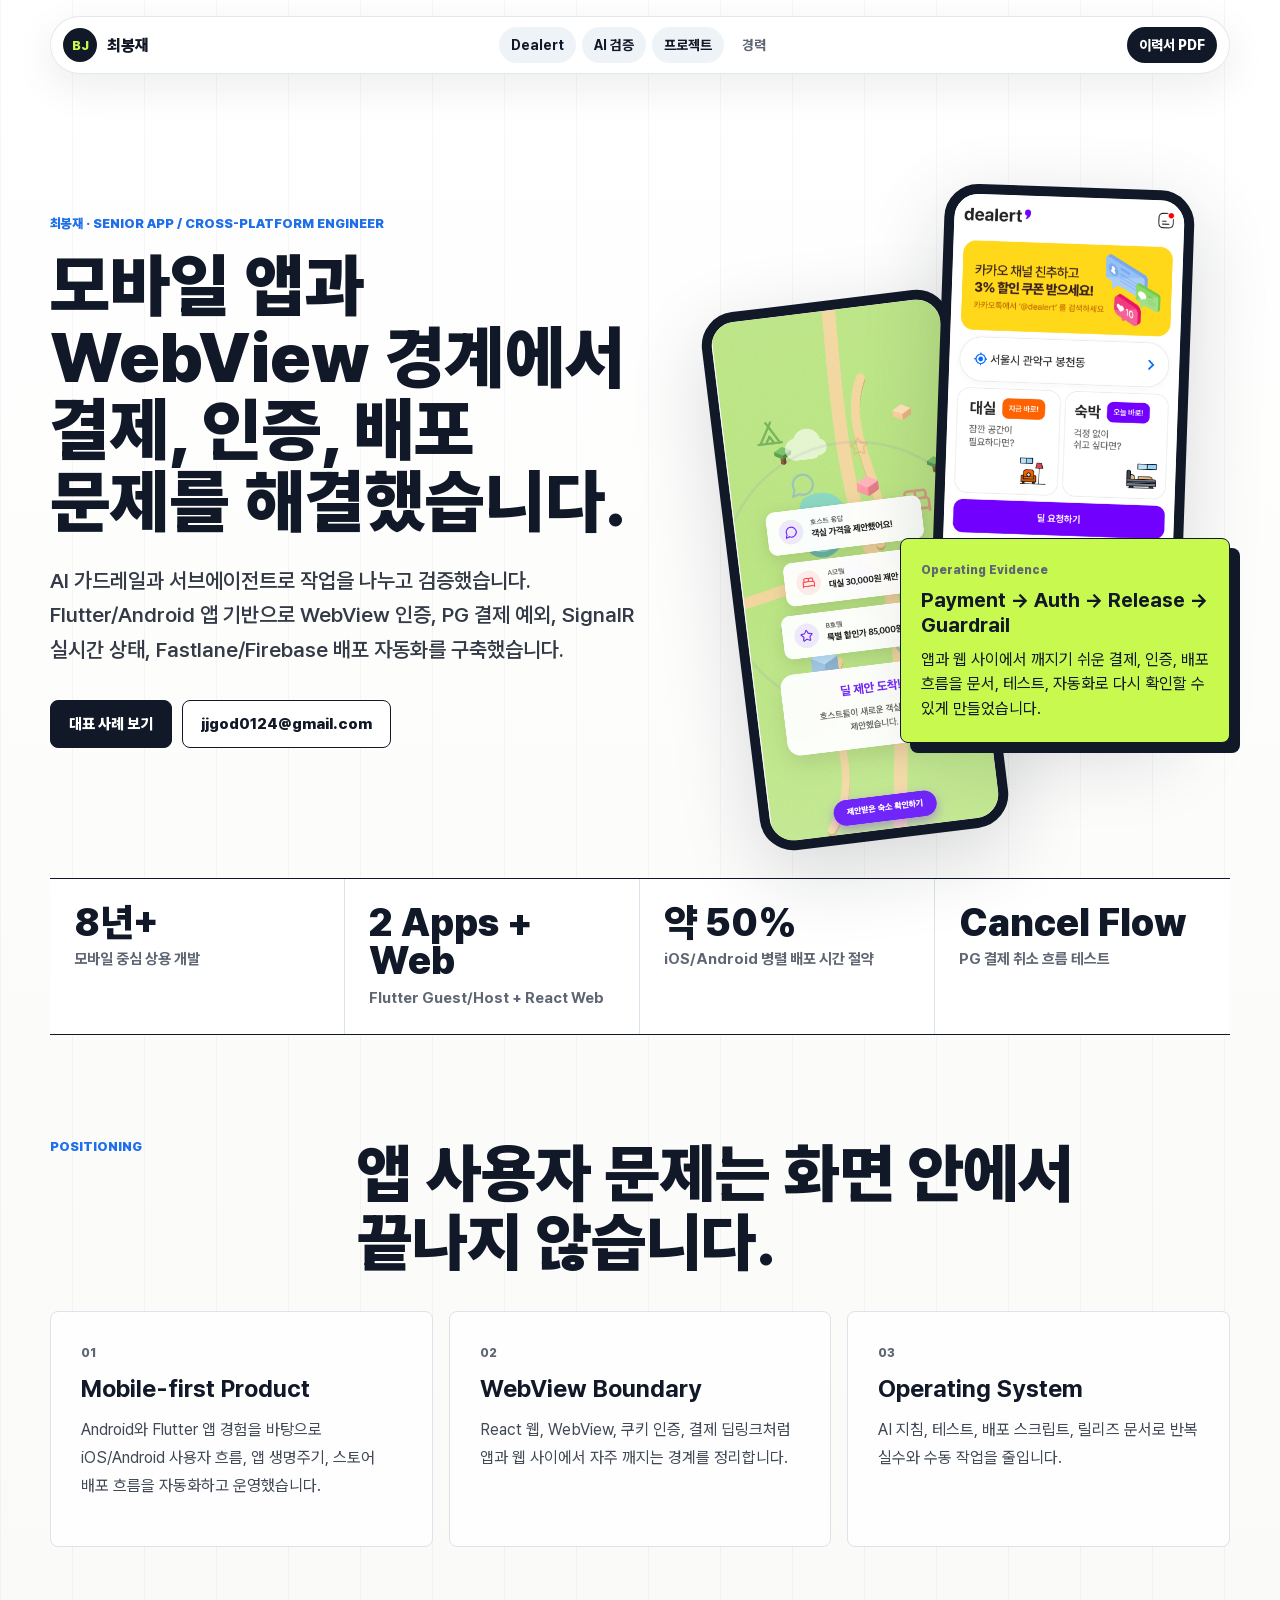
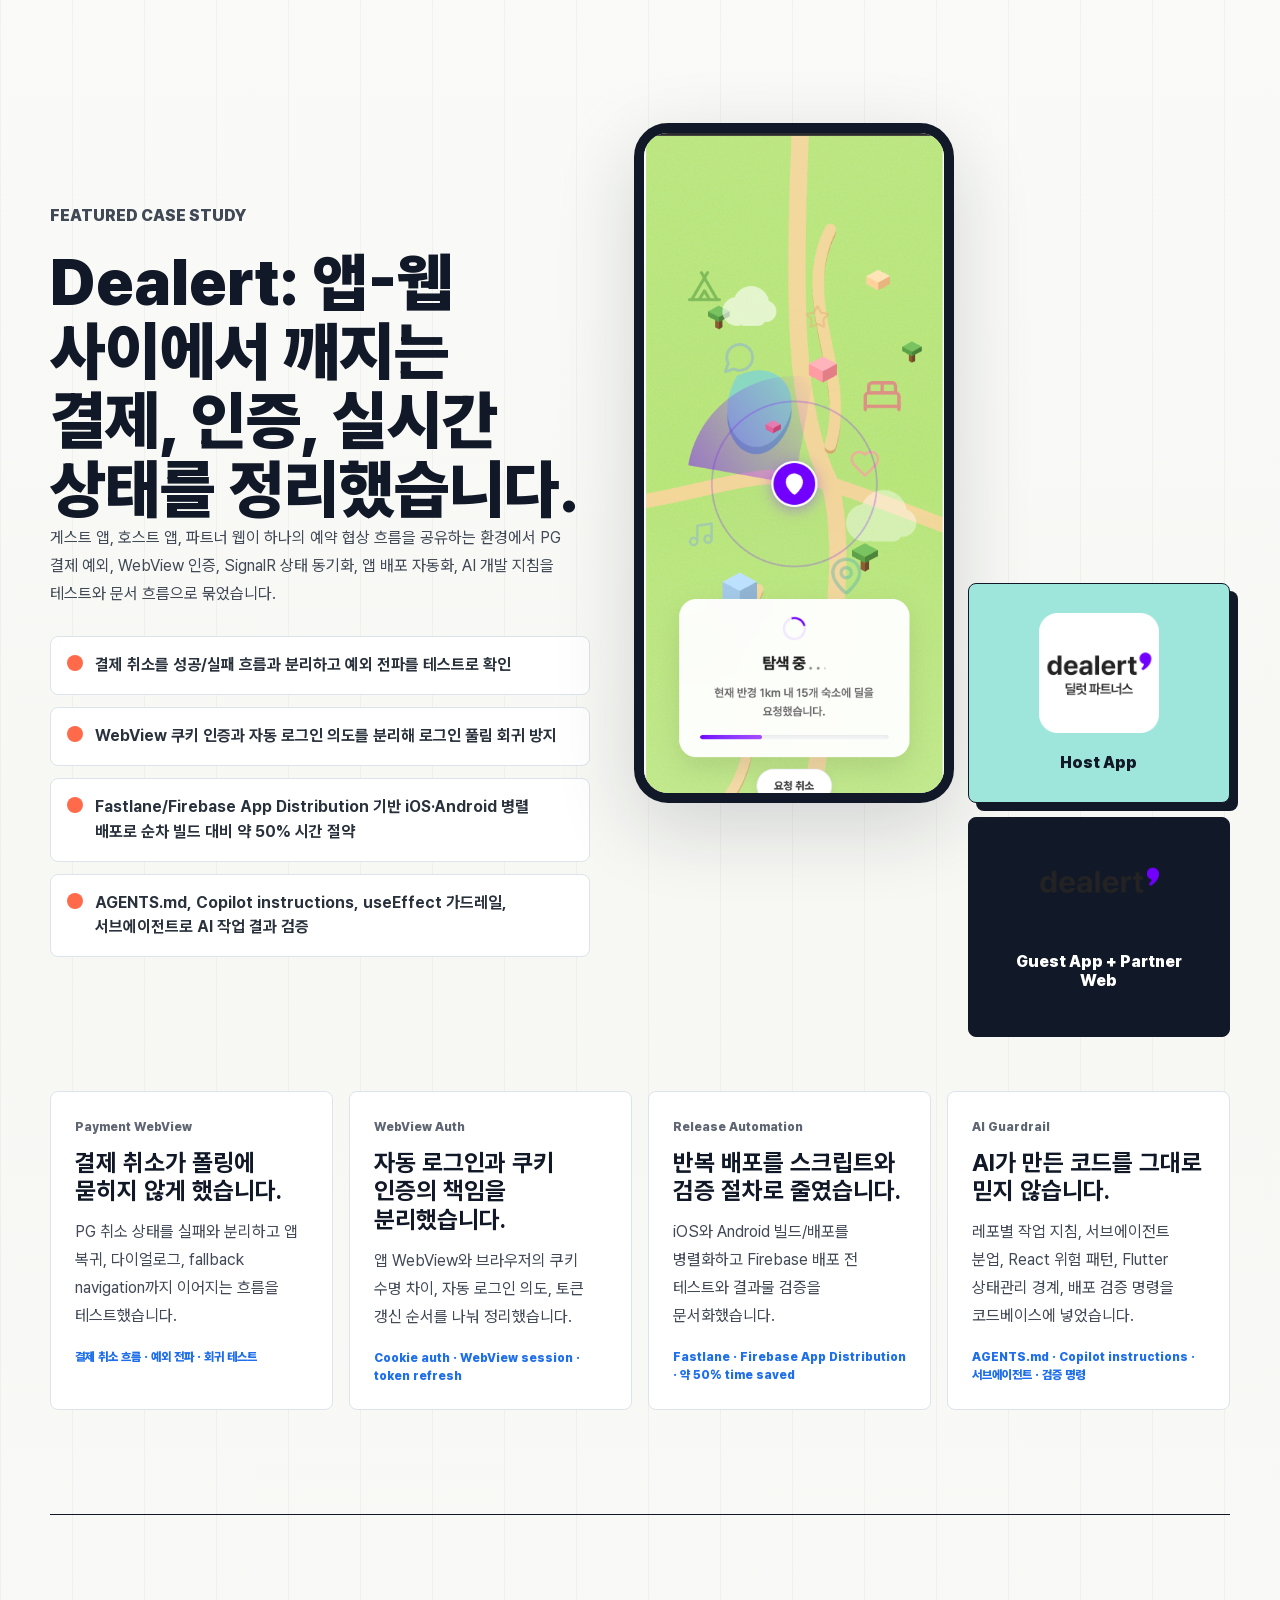
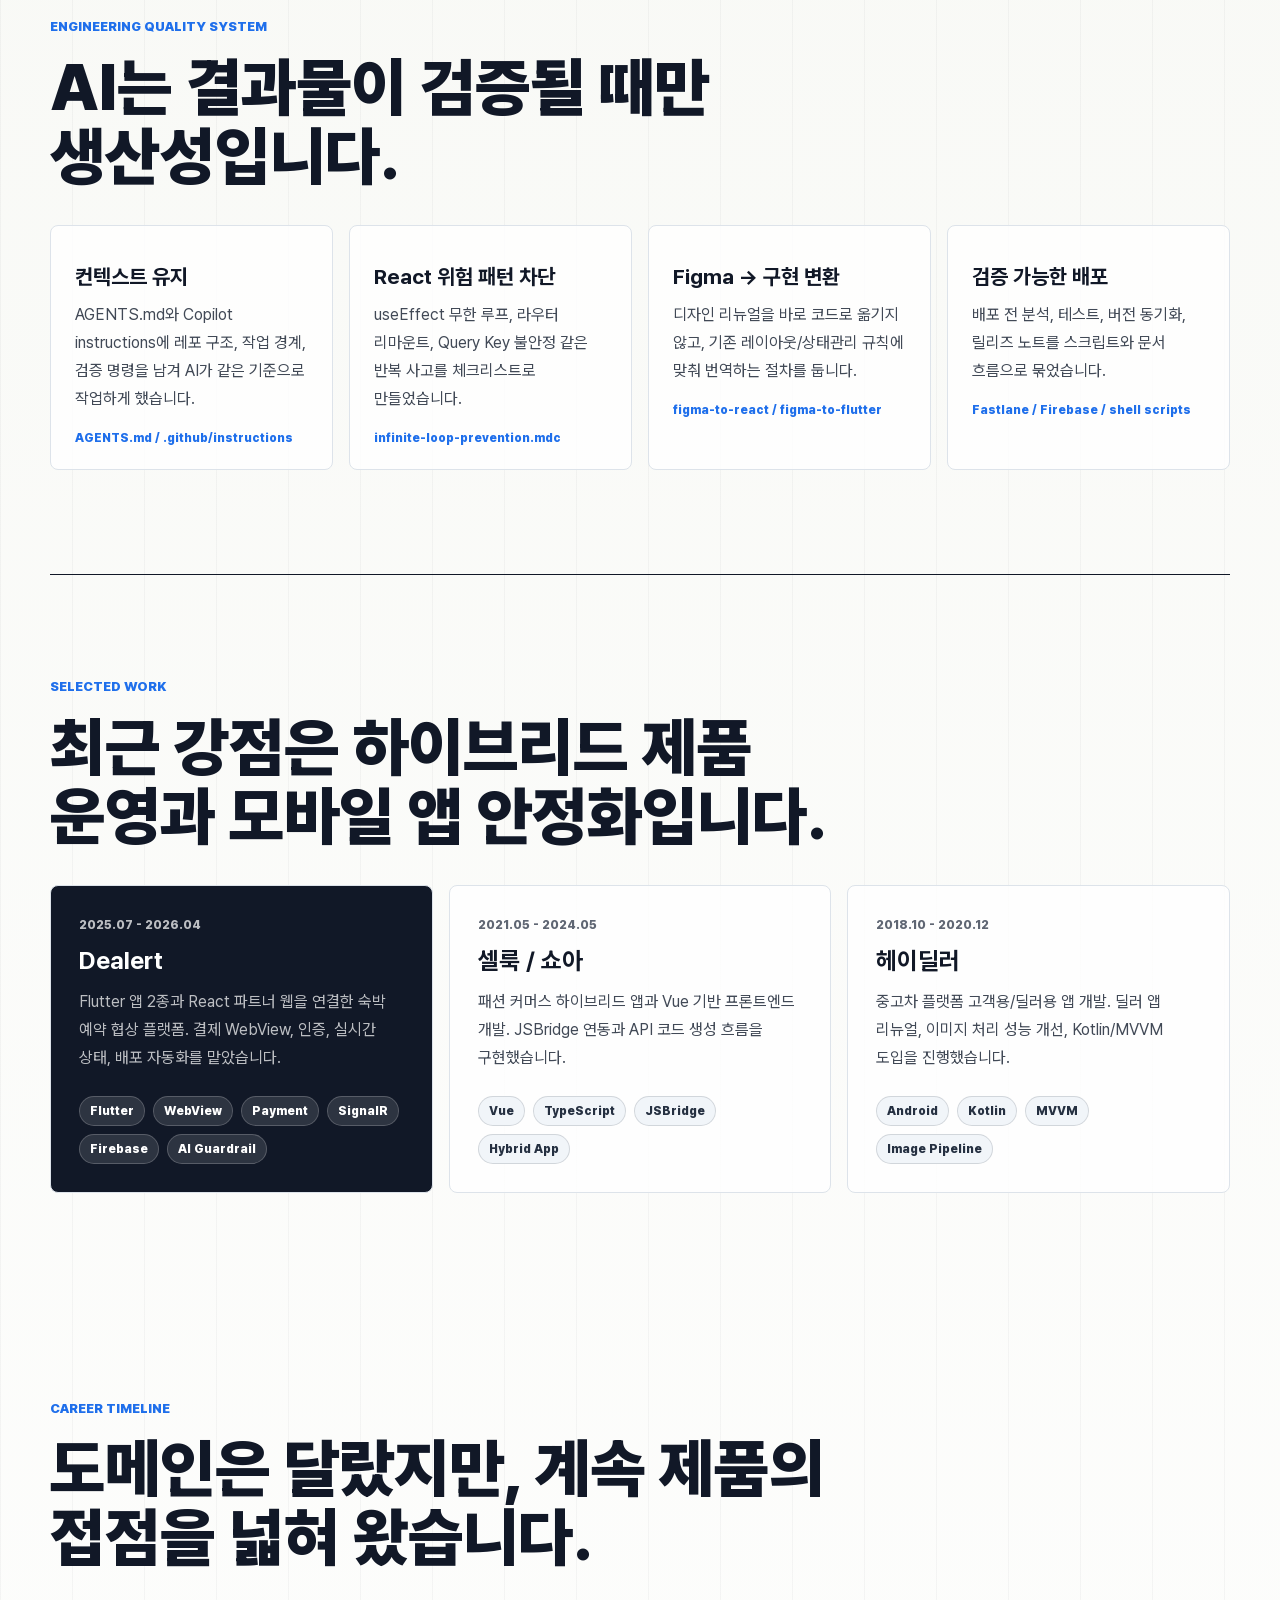
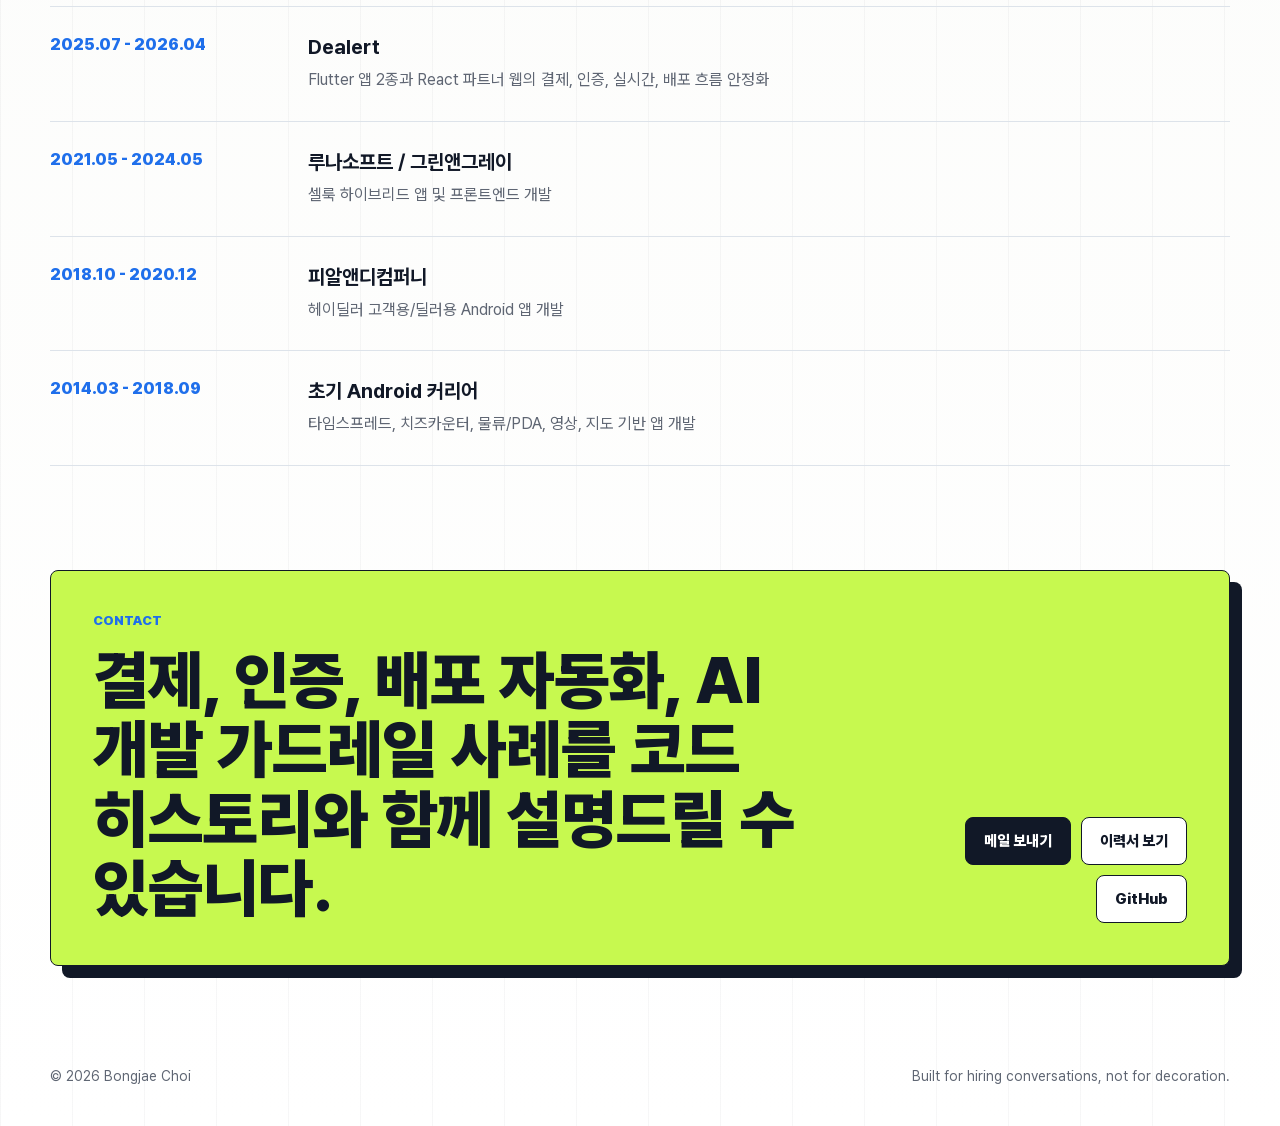
<file: index.html>
<!doctype html>
<html lang="ko">
  <head>
    <meta charset="utf-8" />
    <meta name="viewport" content="width=device-width, initial-scale=1" />
    <title>최봉재 | Senior App / Cross-Platform Engineer</title>
    <meta
      name="description"
      content="AI 가드레일과 서브에이전트로 작업을 나누고 검증하며, Flutter/Android 앱 기반 WebView 인증, 결제 예외, 실시간 상태, 배포 자동화를 구축한 최봉재의 포트폴리오입니다."
    />
    <meta property="og:title" content="최봉재 | Senior App / Cross-Platform Engineer" />
    <meta
      property="og:description"
      content="모바일 앱과 WebView 경계에서 결제, 인증, 실시간 상태, 배포 자동화, AI 개발 가드레일을 구축하고 검증했습니다."
    />
    <meta property="og:type" content="website" />
    <link rel="stylesheet" href="css/style.css" />
  </head>
  <body>
    <div class="progress" aria-hidden="true"></div>

    <header class="site-header">
      <a class="brand" href="#top" aria-label="최봉재 포트폴리오 홈">
        <span class="brand-mark">BJ</span>
        <span>최봉재</span>
      </a>
      <nav class="nav" aria-label="주요 섹션">
        <a href="#case">Dealert</a>
        <a href="#ai">AI 검증</a>
        <a href="#work">프로젝트</a>
        <a href="#career">경력</a>
      </nav>
      <a class="header-action" href="assets/resume/bongjae-choi-resume.pdf" target="_blank" rel="noreferrer">
        이력서 PDF
      </a>
    </header>

    <main id="top">
      <section class="hero">
        <div class="hero-copy">
          <p class="eyebrow">최봉재 · Senior App / Cross-Platform Engineer</p>
          <h1>모바일 앱과 WebView 경계에서 결제, 인증, 배포 문제를 해결했습니다.</h1>
          <p class="hero-lead">
            AI 가드레일과 서브에이전트로 작업을 나누고 검증했습니다. Flutter/Android 앱 기반으로
            WebView 인증, PG 결제 예외, SignalR 실시간 상태, Fastlane/Firebase 배포 자동화를 구축했습니다.
          </p>
          <div class="hero-actions">
            <a class="button primary" href="#case">대표 사례 보기</a>
            <a class="button secondary" href="mailto:jjgod0124@gmail.com">jjgod0124@gmail.com</a>
          </div>
        </div>

        <div class="hero-visual" aria-label="Dealert 앱 화면과 개발 운영 지표">
          <div class="device-stack">
            <figure class="phone phone-front">
              <img src="assets/case-studies/dealert-guest-home.png" alt="Dealert 게스트 앱 홈 화면" />
            </figure>
            <figure class="phone phone-back">
              <img src="assets/case-studies/dealert-offers.png" alt="Dealert 딜 제안 도착 화면" />
            </figure>
          </div>
          <div class="signal-panel">
            <span class="panel-kicker">Operating Evidence</span>
            <strong>Payment → Auth → Release → Guardrail</strong>
            <p>앱과 웹 사이에서 깨지기 쉬운 결제, 인증, 배포 흐름을 문서, 테스트, 자동화로 다시 확인할 수 있게 만들었습니다.</p>
          </div>
        </div>
      </section>

      <section class="metrics" aria-label="핵심 지표">
        <div>
          <strong>8년+</strong>
          <span>모바일 중심 상용 개발</span>
        </div>
        <div>
          <strong>2 Apps + Web</strong>
          <span>Flutter Guest/Host + React Web</span>
        </div>
        <div>
          <strong>약 50%</strong>
          <span>iOS/Android 병렬 배포 시간 절약</span>
        </div>
        <div>
          <strong>Cancel Flow</strong>
          <span>PG 결제 취소 흐름 테스트</span>
        </div>
      </section>

      <section class="section thesis">
        <div class="section-heading">
          <p class="eyebrow">Positioning</p>
          <h2>앱 사용자 문제는 화면 안에서 끝나지 않습니다.</h2>
        </div>
        <div class="thesis-grid">
          <article>
            <span class="mini-label">01</span>
            <h3>Mobile-first Product</h3>
            <p>Android와 Flutter 앱 경험을 바탕으로 iOS/Android 사용자 흐름, 앱 생명주기, 스토어 배포 흐름을 자동화하고 운영했습니다.</p>
          </article>
          <article>
            <span class="mini-label">02</span>
            <h3>WebView Boundary</h3>
            <p>React 웹, WebView, 쿠키 인증, 결제 딥링크처럼 앱과 웹 사이에서 자주 깨지는 경계를 정리합니다.</p>
          </article>
          <article>
            <span class="mini-label">03</span>
            <h3>Operating System</h3>
            <p>AI 지침, 테스트, 배포 스크립트, 릴리즈 문서로 반복 실수와 수동 작업을 줄입니다.</p>
          </article>
        </div>
      </section>

      <section class="section case-study" id="case">
        <div class="case-copy">
          <p class="eyebrow">Featured Case Study</p>
          <h2>Dealert: 앱-웹 사이에서 깨지는 결제, 인증, 실시간 상태를 정리했습니다.</h2>
          <p>
            게스트 앱, 호스트 앱, 파트너 웹이 하나의 예약 협상 흐름을 공유하는 환경에서 PG 결제 예외,
            WebView 인증, SignalR 상태 동기화, 앱 배포 자동화, AI 개발 지침을 테스트와 문서 흐름으로 묶었습니다.
          </p>
          <ul class="impact-list">
            <li>결제 취소를 성공/실패 흐름과 분리하고 예외 전파를 테스트로 확인</li>
            <li>WebView 쿠키 인증과 자동 로그인 의도를 분리해 로그인 풀림 회귀 방지</li>
            <li>Fastlane/Firebase App Distribution 기반 iOS·Android 병렬 배포로 순차 빌드 대비 약 50% 시간 절약</li>
            <li>AGENTS.md, Copilot instructions, useEffect 가드레일, 서브에이전트로 AI 작업 결과 검증</li>
          </ul>
        </div>
        <div class="case-gallery">
          <img class="gallery-main" src="assets/case-studies/dealert-searching.png" alt="Dealert 주변 숙소 탐색 화면" />
          <div class="gallery-card">
            <img src="assets/case-studies/dealert-host-icon.png" alt="Dealert 호스트 앱 아이콘" />
            <span>Host App</span>
          </div>
          <div class="gallery-card dark">
            <img src="assets/case-studies/dealert-logo.png" alt="Dealert 로고" />
            <span>Guest App + Partner Web</span>
          </div>
        </div>
        <div class="case-outcomes" aria-label="Dealert 성과 트랙">
          <article>
            <span class="mini-label">Payment WebView</span>
            <h3>결제 취소가 폴링에 묻히지 않게 했습니다.</h3>
            <p>PG 취소 상태를 실패와 분리하고 앱 복귀, 다이얼로그, fallback navigation까지 이어지는 흐름을 테스트했습니다.</p>
            <small>결제 취소 흐름 · 예외 전파 · 회귀 테스트</small>
          </article>
          <article>
            <span class="mini-label">WebView Auth</span>
            <h3>자동 로그인과 쿠키 인증의 책임을 분리했습니다.</h3>
            <p>앱 WebView와 브라우저의 쿠키 수명 차이, 자동 로그인 의도, 토큰 갱신 순서를 나눠 정리했습니다.</p>
            <small>Cookie auth · WebView session · token refresh</small>
          </article>
          <article>
            <span class="mini-label">Release Automation</span>
            <h3>반복 배포를 스크립트와 검증 절차로 줄였습니다.</h3>
            <p>iOS와 Android 빌드/배포를 병렬화하고 Firebase 배포 전 테스트와 결과물 검증을 문서화했습니다.</p>
            <small>Fastlane · Firebase App Distribution · 약 50% time saved</small>
          </article>
          <article>
            <span class="mini-label">AI Guardrail</span>
            <h3>AI가 만든 코드를 그대로 믿지 않습니다.</h3>
            <p>레포별 작업 지침, 서브에이전트 분업, React 위험 패턴, Flutter 상태관리 경계, 배포 검증 명령을 코드베이스에 넣었습니다.</p>
            <small>AGENTS.md · Copilot instructions · 서브에이전트 · 검증 명령</small>
          </article>
        </div>
      </section>

      <section class="section evidence" id="ai">
        <div class="section-heading compact">
          <p class="eyebrow">Engineering Quality System</p>
          <h2>AI는 결과물이 검증될 때만 생산성입니다.</h2>
        </div>
        <div class="evidence-grid">
          <article>
            <h3>컨텍스트 유지</h3>
            <p>AGENTS.md와 Copilot instructions에 레포 구조, 작업 경계, 검증 명령을 남겨 AI가 같은 기준으로 작업하게 했습니다.</p>
            <span>AGENTS.md / .github/instructions</span>
          </article>
          <article>
            <h3>React 위험 패턴 차단</h3>
            <p>useEffect 무한 루프, 라우터 리마운트, Query Key 불안정 같은 반복 사고를 체크리스트로 만들었습니다.</p>
            <span>infinite-loop-prevention.mdc</span>
          </article>
          <article>
            <h3>Figma → 구현 변환</h3>
            <p>디자인 리뉴얼을 바로 코드로 옮기지 않고, 기존 레이아웃/상태관리 규칙에 맞춰 번역하는 절차를 둡니다.</p>
            <span>figma-to-react / figma-to-flutter</span>
          </article>
          <article>
            <h3>검증 가능한 배포</h3>
            <p>배포 전 분석, 테스트, 버전 동기화, 릴리즈 노트를 스크립트와 문서 흐름으로 묶었습니다.</p>
            <span>Fastlane / Firebase / shell scripts</span>
          </article>
        </div>
      </section>

      <section class="section work" id="work">
        <div class="section-heading compact">
          <p class="eyebrow">Selected Work</p>
          <h2>최근 강점은 하이브리드 제품 운영과 모바일 앱 안정화입니다.</h2>
        </div>
        <div class="work-grid">
          <article class="work-card featured">
            <span class="work-meta">2025.07 - 2026.04</span>
            <h3>Dealert</h3>
            <p>Flutter 앱 2종과 React 파트너 웹을 연결한 숙박 예약 협상 플랫폼. 결제 WebView, 인증, 실시간 상태, 배포 자동화를 맡았습니다.</p>
            <div class="tags">
              <span>Flutter</span><span>WebView</span><span>Payment</span><span>SignalR</span><span>Firebase</span><span>AI Guardrail</span>
            </div>
          </article>
          <article class="work-card">
            <span class="work-meta">2021.05 - 2024.05</span>
            <h3>셀룩 / 쇼아</h3>
            <p>패션 커머스 하이브리드 앱과 Vue 기반 프론트엔드 개발. JSBridge 연동과 API 코드 생성 흐름을 구현했습니다.</p>
            <div class="tags">
              <span>Vue</span><span>TypeScript</span><span>JSBridge</span><span>Hybrid App</span>
            </div>
          </article>
          <article class="work-card">
            <span class="work-meta">2018.10 - 2020.12</span>
            <h3>헤이딜러</h3>
            <p>중고차 플랫폼 고객용/딜러용 앱 개발. 딜러 앱 리뉴얼, 이미지 처리 성능 개선, Kotlin/MVVM 도입을 진행했습니다.</p>
            <div class="tags">
              <span>Android</span><span>Kotlin</span><span>MVVM</span><span>Image Pipeline</span>
            </div>
          </article>
        </div>
      </section>

      <section class="section career" id="career">
        <div class="section-heading compact">
          <p class="eyebrow">Career Timeline</p>
          <h2>도메인은 달랐지만, 계속 제품의 접점을 넓혀 왔습니다.</h2>
        </div>
        <ol class="timeline">
          <li>
            <time>2025.07 - 2026.04</time>
            <div>
              <strong>Dealert</strong>
              <p>Flutter 앱 2종과 React 파트너 웹의 결제, 인증, 실시간, 배포 흐름 안정화</p>
            </div>
          </li>
          <li>
            <time>2021.05 - 2024.05</time>
            <div>
              <strong>루나소프트 / 그린앤그레이</strong>
              <p>셀룩 하이브리드 앱 및 프론트엔드 개발</p>
            </div>
          </li>
          <li>
            <time>2018.10 - 2020.12</time>
            <div>
              <strong>피알앤디컴퍼니</strong>
              <p>헤이딜러 고객용/딜러용 Android 앱 개발</p>
            </div>
          </li>
          <li>
            <time>2014.03 - 2018.09</time>
            <div>
              <strong>초기 Android 커리어</strong>
              <p>타임스프레드, 치즈카운터, 물류/PDA, 영상, 지도 기반 앱 개발</p>
            </div>
          </li>
        </ol>
      </section>

      <section class="contact">
        <div>
          <p class="eyebrow">Contact</p>
          <h2>결제, 인증, 배포 자동화, AI 개발 가드레일 사례를 코드 히스토리와 함께 설명드릴 수 있습니다.</h2>
        </div>
        <div class="contact-actions">
          <a class="button primary" href="mailto:jjgod0124@gmail.com">메일 보내기</a>
          <a class="button secondary" href="assets/resume/bongjae-choi-resume.pdf" target="_blank" rel="noreferrer">이력서 보기</a>
          <a class="button secondary" href="https://github.com/BongJaeChoi" target="_blank" rel="noreferrer">GitHub</a>
        </div>
      </section>
    </main>

    <footer class="footer">
      <span>© 2026 Bongjae Choi</span>
      <span>Built for hiring conversations, not for decoration.</span>
    </footer>

    <script src="js/main.js"></script>
  </body>
</html>
</file>
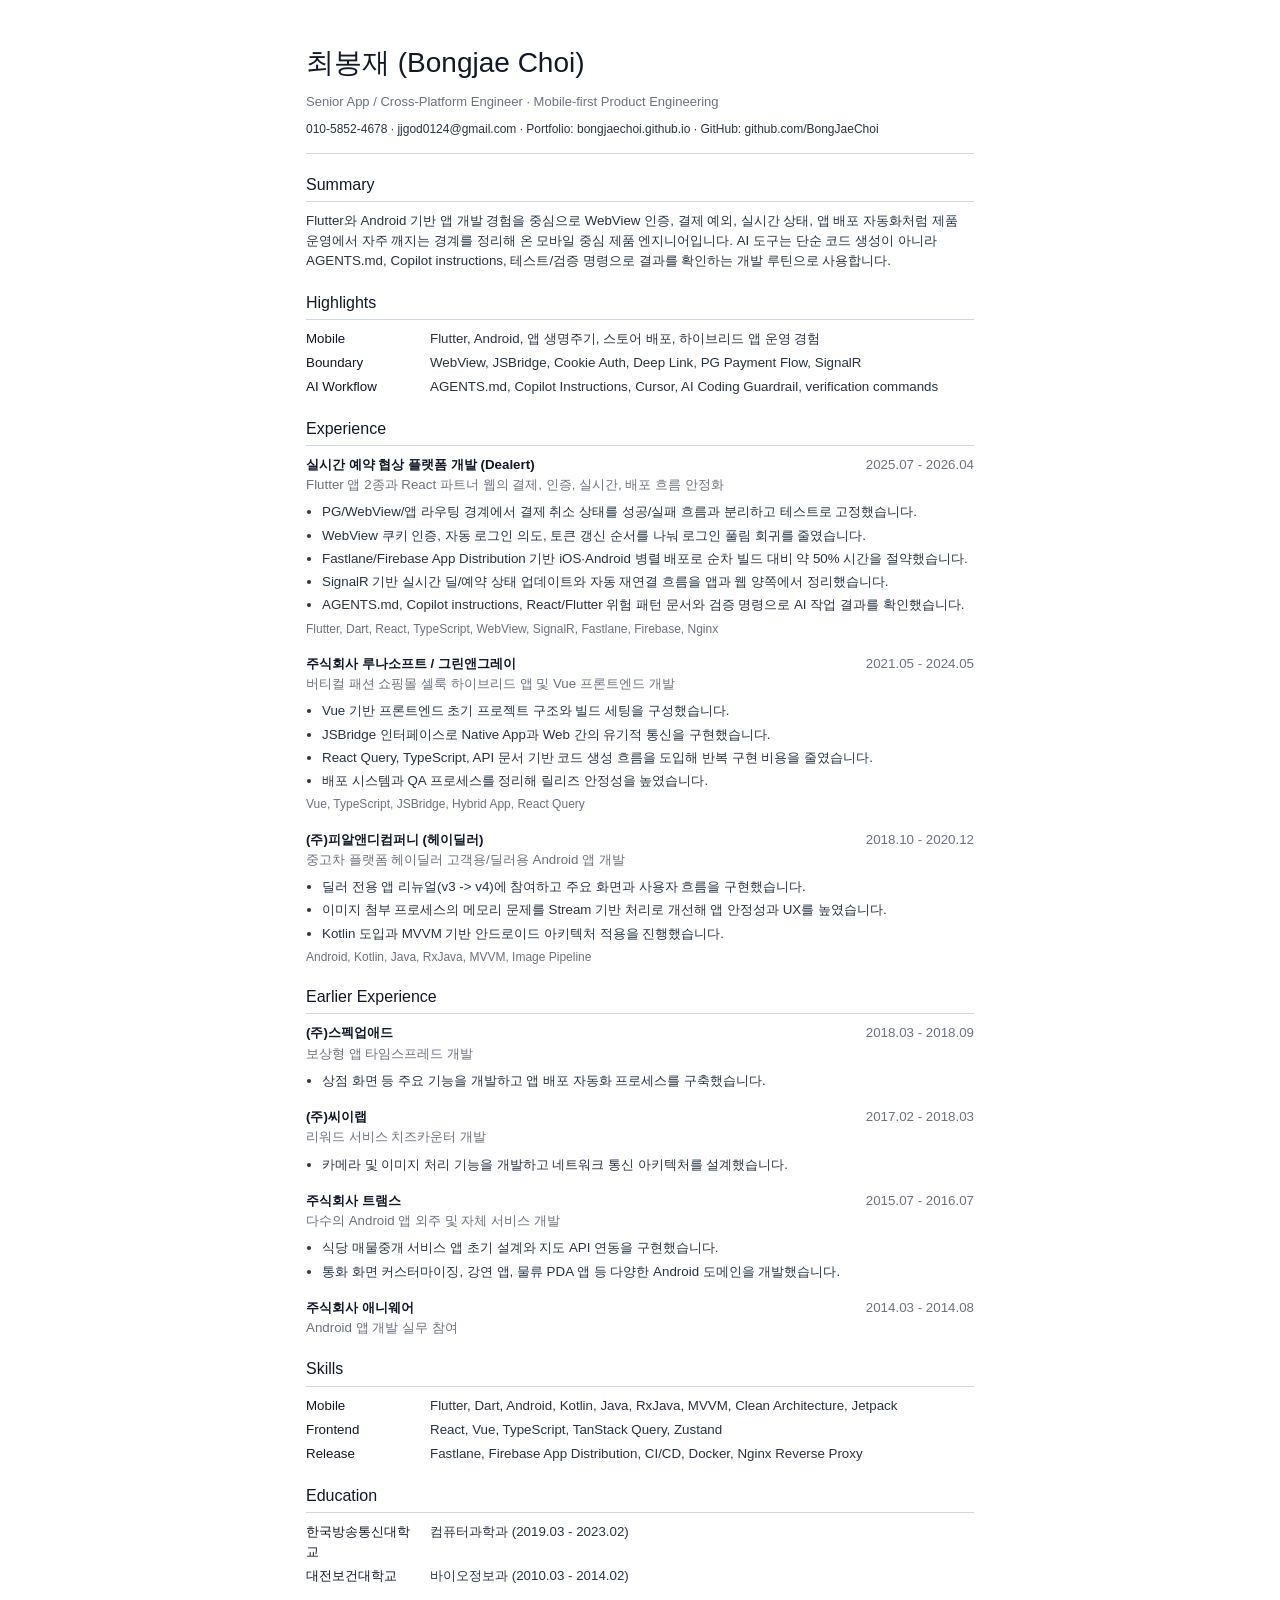
<file: assets/resume/bongjae-choi-resume.html>
<!doctype html>
<html lang="ko">
  <head>
    <meta charset="utf-8" />
    <title>최봉재 이력서</title>
    <style>
      @page {
        size: A4;
        margin: 14mm 15mm;
      }

      :root {
        --ink: #111827;
        --text: #273444;
        --muted: #6b7280;
        --line: #cfd6df;
      }

      * {
        box-sizing: border-box;
      }

      body {
        margin: 0;
        color: var(--text);
        font-family: "Apple SD Gothic Neo", "AppleGothic", "Malgun Gothic", sans-serif;
        font-size: 10pt;
        line-height: 1.52;
        background: #fff;
      }

      main {
        max-width: 760px;
        margin: 0 auto;
        padding: 42px 46px;
      }

      header {
        padding-bottom: 14px;
        border-bottom: 1px solid var(--line);
        text-align: left;
      }

      h1 {
        margin: 0;
        color: var(--ink);
        font-size: 28px;
        font-weight: 500;
        letter-spacing: 0;
      }

      .role {
        margin: 7px 0 9px;
        color: var(--muted);
        font-size: 13px;
      }

      .contact {
        color: var(--text);
        font-size: 12px;
      }

      a {
        color: inherit;
        text-decoration: none;
      }

      section {
        margin-top: 19px;
      }

      h2 {
        margin: 0 0 9px;
        padding-bottom: 4px;
        border-bottom: 1px solid var(--line);
        color: var(--ink);
        font-size: 16px;
        font-weight: 500;
        letter-spacing: 0;
      }

      p {
        margin: 0;
      }

      .label-line {
        display: grid;
        grid-template-columns: 112px 1fr;
        gap: 12px;
        margin: 4px 0;
      }

      .label-line b {
        color: var(--ink);
        font-weight: 500;
      }

      .job {
        margin-top: 16px;
      }

      .job:first-of-type {
        margin-top: 0;
      }

      .job-head {
        display: flex;
        justify-content: space-between;
        gap: 16px;
        color: var(--ink);
      }

      .period,
      .org,
      .tech {
        color: var(--muted);
      }

      ul {
        margin: 7px 0 0;
        padding-left: 16px;
      }

      li {
        margin: 3px 0;
      }

      .tech {
        margin-top: 4px;
        font-size: 12px;
      }

      .page-break {
        break-before: page;
      }
    </style>
  </head>
  <body>
    <main>
      <header>
        <h1>최봉재 (Bongjae Choi)</h1>
        <p class="role">Senior App / Cross-Platform Engineer · Mobile-first Product Engineering</p>
        <p class="contact">
          010-5852-4678 · jjgod0124@gmail.com ·
          Portfolio: <a href="https://bongjaechoi.github.io/">bongjaechoi.github.io</a> ·
          GitHub: <a href="https://github.com/BongJaeChoi">github.com/BongJaeChoi</a>
        </p>
      </header>

      <section>
        <h2>Summary</h2>
        <p>
          Flutter와 Android 기반 앱 개발 경험을 중심으로 WebView 인증, 결제 예외, 실시간 상태, 앱 배포 자동화처럼
          제품 운영에서 자주 깨지는 경계를 정리해 온 모바일 중심 제품 엔지니어입니다. AI 도구는 단순 코드 생성이
          아니라 AGENTS.md, Copilot instructions, 테스트/검증 명령으로 결과를 확인하는 개발 루틴으로 사용합니다.
        </p>
      </section>

      <section>
        <h2>Highlights</h2>
        <p class="label-line"><b>Mobile</b><span>Flutter, Android, 앱 생명주기, 스토어 배포, 하이브리드 앱 운영 경험</span></p>
        <p class="label-line"><b>Boundary</b><span>WebView, JSBridge, Cookie Auth, Deep Link, PG Payment Flow, SignalR</span></p>
        <p class="label-line"><b>AI Workflow</b><span>AGENTS.md, Copilot Instructions, Cursor, AI Coding Guardrail, verification commands</span></p>
      </section>

      <section>
        <h2>Experience</h2>
        <article class="job">
          <div class="job-head">
            <strong>실시간 예약 협상 플랫폼 개발 (Dealert)</strong>
            <span class="period">2025.07 - 2026.04</span>
          </div>
          <p class="org">Flutter 앱 2종과 React 파트너 웹의 결제, 인증, 실시간, 배포 흐름 안정화</p>
          <ul>
            <li>PG/WebView/앱 라우팅 경계에서 결제 취소 상태를 성공/실패 흐름과 분리하고 테스트로 고정했습니다.</li>
            <li>WebView 쿠키 인증, 자동 로그인 의도, 토큰 갱신 순서를 나눠 로그인 풀림 회귀를 줄였습니다.</li>
            <li>Fastlane/Firebase App Distribution 기반 iOS·Android 병렬 배포로 순차 빌드 대비 약 50% 시간을 절약했습니다.</li>
            <li>SignalR 기반 실시간 딜/예약 상태 업데이트와 자동 재연결 흐름을 앱과 웹 양쪽에서 정리했습니다.</li>
            <li>AGENTS.md, Copilot instructions, React/Flutter 위험 패턴 문서와 검증 명령으로 AI 작업 결과를 확인했습니다.</li>
          </ul>
          <p class="tech">Flutter, Dart, React, TypeScript, WebView, SignalR, Fastlane, Firebase, Nginx</p>
        </article>

        <article class="job">
          <div class="job-head">
            <strong>주식회사 루나소프트 / 그린앤그레이</strong>
            <span class="period">2021.05 - 2024.05</span>
          </div>
          <p class="org">버티컬 패션 쇼핑몰 셀룩 하이브리드 앱 및 Vue 프론트엔드 개발</p>
          <ul>
            <li>Vue 기반 프론트엔드 초기 프로젝트 구조와 빌드 세팅을 구성했습니다.</li>
            <li>JSBridge 인터페이스로 Native App과 Web 간의 유기적 통신을 구현했습니다.</li>
            <li>React Query, TypeScript, API 문서 기반 코드 생성 흐름을 도입해 반복 구현 비용을 줄였습니다.</li>
            <li>배포 시스템과 QA 프로세스를 정리해 릴리즈 안정성을 높였습니다.</li>
          </ul>
          <p class="tech">Vue, TypeScript, JSBridge, Hybrid App, React Query</p>
        </article>

        <article class="job">
          <div class="job-head">
            <strong>(주)피알앤디컴퍼니 (헤이딜러)</strong>
            <span class="period">2018.10 - 2020.12</span>
          </div>
          <p class="org">중고차 플랫폼 헤이딜러 고객용/딜러용 Android 앱 개발</p>
          <ul>
            <li>딜러 전용 앱 리뉴얼(v3 -&gt; v4)에 참여하고 주요 화면과 사용자 흐름을 구현했습니다.</li>
            <li>이미지 첨부 프로세스의 메모리 문제를 Stream 기반 처리로 개선해 앱 안정성과 UX를 높였습니다.</li>
            <li>Kotlin 도입과 MVVM 기반 안드로이드 아키텍처 적용을 진행했습니다.</li>
          </ul>
          <p class="tech">Android, Kotlin, Java, RxJava, MVVM, Image Pipeline</p>
        </article>
      </section>

      <section class="page-break">
        <h2>Earlier Experience</h2>
        <article class="job">
          <div class="job-head">
            <strong>(주)스펙업애드</strong>
            <span class="period">2018.03 - 2018.09</span>
          </div>
          <p class="org">보상형 앱 타임스프레드 개발</p>
          <ul>
            <li>상점 화면 등 주요 기능을 개발하고 앱 배포 자동화 프로세스를 구축했습니다.</li>
          </ul>
        </article>

        <article class="job">
          <div class="job-head">
            <strong>(주)씨이랩</strong>
            <span class="period">2017.02 - 2018.03</span>
          </div>
          <p class="org">리워드 서비스 치즈카운터 개발</p>
          <ul>
            <li>카메라 및 이미지 처리 기능을 개발하고 네트워크 통신 아키텍처를 설계했습니다.</li>
          </ul>
        </article>

        <article class="job">
          <div class="job-head">
            <strong>주식회사 트램스</strong>
            <span class="period">2015.07 - 2016.07</span>
          </div>
          <p class="org">다수의 Android 앱 외주 및 자체 서비스 개발</p>
          <ul>
            <li>식당 매물중개 서비스 앱 초기 설계와 지도 API 연동을 구현했습니다.</li>
            <li>통화 화면 커스터마이징, 강연 앱, 물류 PDA 앱 등 다양한 Android 도메인을 개발했습니다.</li>
          </ul>
        </article>

        <article class="job">
          <div class="job-head">
            <strong>주식회사 애니웨어</strong>
            <span class="period">2014.03 - 2014.08</span>
          </div>
          <p class="org">Android 앱 개발 실무 참여</p>
        </article>
      </section>

      <section>
        <h2>Skills</h2>
        <p class="label-line"><b>Mobile</b><span>Flutter, Dart, Android, Kotlin, Java, RxJava, MVVM, Clean Architecture, Jetpack</span></p>
        <p class="label-line"><b>Frontend</b><span>React, Vue, TypeScript, TanStack Query, Zustand</span></p>
        <p class="label-line"><b>Release</b><span>Fastlane, Firebase App Distribution, CI/CD, Docker, Nginx Reverse Proxy</span></p>
      </section>

      <section>
        <h2>Education</h2>
        <p class="label-line"><b>한국방송통신대학교</b><span>컴퓨터과학과 (2019.03 - 2023.02)</span></p>
        <p class="label-line"><b>대전보건대학교</b><span>바이오정보과 (2010.03 - 2014.02)</span></p>
      </section>
    </main>
  </body>
</html>
</file>
<file: css/style.css>
@charset "UTF-8";

@font-face {
  font-family: "Pretendard";
  font-style: normal;
  font-weight: 100 900;
  font-display: swap;
  src: url("../assets/fonts/PretendardVariable.woff2") format("woff2");
}

:root {
  color-scheme: light;
  --ink: #111827;
  --muted: #5f6673;
  --line: #dde3ea;
  --paper: #f7f8f4;
  --white: #ffffff;
  --lime: #c7f94f;
  --blue: #1f6feb;
  --violet: #6b2cff;
  --coral: #ff6b4a;
  --mint: #9ee6dc;
  --shadow: 0 24px 80px rgba(17, 24, 39, 0.16);
  --radius: 8px;
  --max: 1180px;
}

* {
  box-sizing: border-box;
}

html {
  scroll-behavior: smooth;
}

body {
  min-width: 320px;
  margin: 0;
  background:
    linear-gradient(90deg, rgba(17, 24, 39, 0.035) 1px, transparent 1px),
    linear-gradient(180deg, #ffffff 0%, var(--paper) 42%, #ffffff 100%);
  background-size: 72px 72px, auto;
  color: var(--ink);
  font-family: "Pretendard", "Apple SD Gothic Neo", "Noto Sans KR", sans-serif;
  letter-spacing: 0;
  word-break: keep-all;
}

img {
  display: block;
  max-width: 100%;
}

a {
  color: inherit;
  text-decoration: none;
}

.progress {
  position: fixed;
  inset: 0 auto auto 0;
  z-index: 30;
  width: 0;
  height: 4px;
  background: linear-gradient(90deg, var(--lime), var(--blue), var(--coral));
}

.site-header {
  position: sticky;
  top: 0;
  z-index: 20;
  display: flex;
  align-items: center;
  justify-content: space-between;
  gap: 20px;
  width: min(100% - 40px, var(--max));
  margin: 16px auto 0;
  padding: 10px 12px;
  border: 1px solid rgba(17, 24, 39, 0.1);
  border-radius: 999px;
  background: rgba(255, 255, 255, 0.86);
  box-shadow: 0 12px 40px rgba(17, 24, 39, 0.08);
  backdrop-filter: blur(16px);
}

.brand,
.nav,
.hero-actions,
.contact-actions,
.tags {
  display: flex;
  align-items: center;
}

.brand {
  flex: 0 0 auto;
  gap: 10px;
  font-weight: 850;
}

.brand-mark {
  display: grid;
  place-items: center;
  width: 34px;
  height: 34px;
  border-radius: 50%;
  background: var(--ink);
  color: var(--lime);
  font-size: 13px;
}

.nav {
  justify-content: center;
  gap: 6px;
  color: var(--muted);
  font-size: 14px;
  font-weight: 700;
}

.nav a,
.header-action {
  padding: 10px 12px;
  border-radius: 999px;
}

.nav a:hover,
.nav a.is-active {
  background: #eef3f8;
  color: var(--ink);
}

.header-action {
  flex: 0 0 auto;
  background: var(--ink);
  color: var(--white);
  font-size: 14px;
  font-weight: 800;
}

.hero,
.section,
.metrics,
.contact,
.footer {
  width: min(100% - 40px, var(--max));
  margin-inline: auto;
}

.hero {
  display: grid;
  grid-template-columns: minmax(0, 0.92fr) minmax(360px, 0.78fr);
  gap: 52px;
  align-items: center;
  min-height: calc(100vh - 96px);
  padding: 56px 0 44px;
}

.eyebrow {
  margin: 0 0 18px;
  color: var(--blue);
  font-size: 13px;
  font-weight: 900;
  line-height: 1.2;
  text-transform: uppercase;
}

h1,
h2,
h3,
p {
  margin-top: 0;
}

h1 {
  max-width: 780px;
  margin-bottom: 26px;
  font-size: clamp(44px, 5.4vw, 76px);
  font-weight: 920;
  line-height: 1.04;
}

.hero-lead {
  max-width: 720px;
  margin-bottom: 32px;
  color: #343b46;
  font-size: clamp(18px, 1.8vw, 21px);
  font-weight: 560;
  line-height: 1.65;
}

.hero-actions,
.contact-actions {
  flex-wrap: wrap;
  gap: 10px;
}

.button {
  display: inline-flex;
  align-items: center;
  justify-content: center;
  min-height: 48px;
  padding: 0 18px;
  border: 1px solid var(--ink);
  border-radius: var(--radius);
  font-size: 15px;
  font-weight: 850;
  transition:
    transform 180ms ease,
    box-shadow 180ms ease,
    background 180ms ease;
}

.button:hover {
  transform: translateY(-2px);
  box-shadow: 0 14px 34px rgba(17, 24, 39, 0.14);
}

.button.primary {
  background: var(--ink);
  color: var(--white);
}

.button.secondary {
  background: var(--white);
}

.hero-visual {
  position: relative;
  min-height: 590px;
}

.device-stack {
  position: absolute;
  inset: 0;
}

.phone {
  position: absolute;
  overflow: hidden;
  width: min(250px, 43vw);
  aspect-ratio: 9 / 19.5;
  margin: 0;
  border: 10px solid var(--ink);
  border-radius: 34px;
  background: var(--white);
  box-shadow: var(--shadow);
}

.phone img {
  width: 100%;
  height: 100%;
  object-fit: cover;
  object-position: top;
}

.phone-front {
  right: 44px;
  top: 0;
  z-index: 2;
  transform: rotate(2deg);
}

.phone-back {
  left: 18px;
  top: 112px;
  z-index: 1;
  transform: rotate(-7deg);
}

.signal-panel {
  position: absolute;
  right: 0;
  bottom: 34px;
  z-index: 3;
  width: min(330px, 86vw);
  padding: 20px;
  border: 1px solid var(--ink);
  border-radius: var(--radius);
  background: var(--lime);
  box-shadow: 10px 10px 0 var(--ink);
}

.panel-kicker,
.mini-label,
.work-meta,
.tags span,
.evidence-grid span {
  color: var(--muted);
  font-size: 12px;
  font-weight: 850;
}

.signal-panel strong {
  display: block;
  margin: 10px 0;
  font-size: 20px;
  line-height: 1.25;
}

.signal-panel p {
  margin-bottom: 0;
  line-height: 1.55;
}

.metrics {
  display: grid;
  grid-template-columns: repeat(4, 1fr);
  border-top: 1px solid var(--ink);
  border-bottom: 1px solid var(--ink);
  background: var(--white);
}

.metrics div {
  min-width: 0;
  padding: 24px;
  border-right: 1px solid var(--line);
}

.metrics div:last-child {
  border-right: 0;
}

.metrics strong {
  display: block;
  margin-bottom: 8px;
  font-size: clamp(24px, 3vw, 42px);
  font-weight: 930;
  line-height: 1;
}

.metrics span {
  color: var(--muted);
  font-size: 15px;
  font-weight: 700;
  line-height: 1.45;
}

.section {
  padding: 104px 0;
}

.section-heading {
  display: grid;
  grid-template-columns: 0.32fr 1fr;
  gap: 28px;
  align-items: start;
  margin-bottom: 34px;
}

.section-heading.compact {
  display: block;
  max-width: 820px;
}

.section h2,
.contact h2 {
  margin-bottom: 0;
  font-size: clamp(32px, 5vw, 64px);
  font-weight: 920;
  line-height: 1.08;
}

.thesis-grid,
.evidence-grid,
.work-grid,
.case-outcomes {
  display: grid;
  grid-template-columns: repeat(3, 1fr);
  gap: 16px;
}

.thesis-grid article,
.evidence-grid article,
.work-card,
.case-outcomes article {
  min-width: 0;
  border: 1px solid var(--line);
  border-radius: var(--radius);
  background: rgba(255, 255, 255, 0.82);
}

.thesis-grid article {
  padding: 30px;
}

.thesis-grid h3,
.evidence-grid h3,
.work-card h3,
.case-outcomes h3 {
  margin: 14px 0 12px;
  font-size: 24px;
  line-height: 1.2;
}

.thesis-grid p,
.evidence-grid p,
.work-card p,
.case-copy p,
.case-outcomes p {
  color: #414956;
  font-size: 16px;
  line-height: 1.75;
}

.case-study {
  display: grid;
  grid-template-columns: 0.95fr 1.05fr;
  gap: 44px;
  align-items: center;
  padding-top: 72px;
}

.case-copy {
  max-width: 640px;
}

.impact-list {
  display: grid;
  gap: 12px;
  margin: 28px 0 0;
  padding: 0;
  list-style: none;
}

.impact-list li {
  position: relative;
  padding: 16px 16px 16px 44px;
  border: 1px solid var(--line);
  border-radius: var(--radius);
  background: var(--white);
  color: #28313c;
  font-weight: 680;
  line-height: 1.55;
}

.impact-list li::before {
  position: absolute;
  left: 16px;
  top: 18px;
  width: 16px;
  height: 16px;
  border-radius: 50%;
  background: var(--coral);
  content: "";
}

.case-gallery {
  position: relative;
  display: grid;
  grid-template-columns: 1fr 0.82fr;
  gap: 14px;
  align-items: end;
}

.gallery-main {
  overflow: hidden;
  width: 100%;
  max-height: 680px;
  border: 10px solid var(--ink);
  border-radius: 34px;
  box-shadow: var(--shadow);
  object-fit: cover;
  object-position: top;
}

.gallery-card {
  display: grid;
  place-items: center;
  min-height: 220px;
  padding: 28px;
  border: 1px solid var(--ink);
  border-radius: var(--radius);
  background: var(--mint);
  text-align: center;
  box-shadow: 8px 8px 0 var(--ink);
}

.gallery-card.dark {
  grid-column: 2;
  background: var(--ink);
  color: var(--white);
  box-shadow: none;
}

.gallery-card img {
  max-width: 120px;
  max-height: 120px;
  margin-bottom: 18px;
  object-fit: contain;
}

.gallery-card span {
  font-weight: 900;
}

.case-outcomes {
  grid-column: 1 / -1;
  grid-template-columns: repeat(4, 1fr);
  margin-top: 10px;
}

.case-outcomes article {
  padding: 24px;
  background: var(--white);
}

.case-outcomes small {
  display: block;
  margin-top: 18px;
  color: var(--blue);
  font-size: 12px;
  font-weight: 850;
  line-height: 1.5;
}

.evidence {
  border-top: 1px solid var(--ink);
  border-bottom: 1px solid var(--ink);
}

.evidence-grid {
  grid-template-columns: repeat(4, 1fr);
}

.evidence-grid article {
  padding: 24px;
}

.evidence-grid h3 {
  font-size: 21px;
}

.evidence-grid span {
  display: block;
  margin-top: 18px;
  color: var(--blue);
}

.work-grid {
  align-items: stretch;
}

.work-card {
  padding: 28px;
}

.work-card.featured {
  background: var(--ink);
  color: var(--white);
}

.work-card.featured p,
.work-card.featured .work-meta {
  color: rgba(255, 255, 255, 0.72);
}

.tags {
  flex-wrap: wrap;
  gap: 8px;
  margin-top: 24px;
}

.tags span {
  padding: 7px 10px;
  border: 1px solid rgba(17, 24, 39, 0.14);
  border-radius: 999px;
  background: #f1f5f9;
  color: #253041;
}

.featured .tags span {
  border-color: rgba(255, 255, 255, 0.2);
  background: rgba(255, 255, 255, 0.12);
  color: var(--white);
}

.timeline {
  display: grid;
  gap: 0;
  margin: 0;
  padding: 0;
  border-top: 1px solid var(--line);
  list-style: none;
}

.timeline li {
  display: grid;
  grid-template-columns: 230px 1fr;
  gap: 28px;
  padding: 28px 0;
  border-bottom: 1px solid var(--line);
}

.timeline time {
  color: var(--blue);
  font-weight: 900;
}

.timeline strong {
  display: block;
  margin-bottom: 8px;
  font-size: 20px;
}

.timeline p {
  margin-bottom: 0;
  color: var(--muted);
  line-height: 1.6;
}

.contact {
  display: grid;
  grid-template-columns: 1fr 0.42fr;
  gap: 40px;
  align-items: end;
  margin-bottom: 76px;
  padding: 42px;
  border: 1px solid var(--ink);
  border-radius: var(--radius);
  background: var(--lime);
  box-shadow: 12px 12px 0 var(--ink);
}

.contact-actions {
  justify-content: flex-end;
}

.footer {
  display: flex;
  justify-content: space-between;
  gap: 20px;
  padding: 26px 0 42px;
  color: var(--muted);
  font-size: 14px;
}

@media (max-width: 980px) {
  .site-header {
    width: min(100% - 24px, var(--max));
  }

  .nav {
    display: none;
  }

  .hero,
  .case-study,
  .section-heading,
  .contact {
    grid-template-columns: 1fr;
  }

  .hero {
    min-height: auto;
    padding-top: 56px;
  }

  .hero-visual {
    min-height: 560px;
  }

  .metrics,
  .thesis-grid,
  .evidence-grid,
  .work-grid,
  .case-outcomes {
    grid-template-columns: repeat(2, 1fr);
  }

  .case-copy {
    max-width: none;
  }

  .contact-actions {
    justify-content: flex-start;
  }
}

@media (max-width: 700px) {
  body {
    background-size: 44px 44px, auto;
  }

  .site-header,
  .hero,
  .section,
  .metrics,
  .contact,
  .footer {
    width: min(100% - 24px, var(--max));
  }

  .site-header {
    margin-top: 10px;
    border-radius: var(--radius);
  }

  .header-action {
    font-size: 13px;
  }

  .hero {
    gap: 24px;
    padding: 44px 0 34px;
  }

  h1 {
    font-size: clamp(42px, 14vw, 64px);
  }

  .hero-lead {
    font-size: 17px;
  }

  .button {
    width: 100%;
  }

  .hero-visual {
    min-height: 468px;
  }

  .phone {
    width: 204px;
    border-width: 8px;
    border-radius: 28px;
  }

  .phone-front {
    right: 0;
    top: 0;
  }

  .phone-back {
    left: 0;
    top: 98px;
  }

  .signal-panel {
    right: 4px;
    bottom: 0;
    width: calc(100% - 8px);
    box-shadow: 7px 7px 0 var(--ink);
  }

  .metrics,
  .thesis-grid,
  .evidence-grid,
  .work-grid,
  .case-outcomes,
  .case-gallery {
    grid-template-columns: 1fr;
  }

  .metrics div {
    border-right: 0;
    border-bottom: 1px solid var(--line);
  }

  .metrics div:last-child {
    border-bottom: 0;
  }

  .section {
    padding: 72px 0;
  }

  .section h2,
  .contact h2 {
    font-size: clamp(30px, 9vw, 44px);
  }

  .thesis-grid article,
  .evidence-grid article,
  .work-card,
  .case-outcomes article {
    padding: 22px;
  }

  .gallery-main {
    max-height: 560px;
  }

  .gallery-card.dark {
    grid-column: auto;
  }

  .timeline li {
    grid-template-columns: 1fr;
    gap: 10px;
  }

  .contact {
    padding: 26px;
    box-shadow: 7px 7px 0 var(--ink);
  }

  .footer {
    flex-direction: column;
  }
}
</file>
